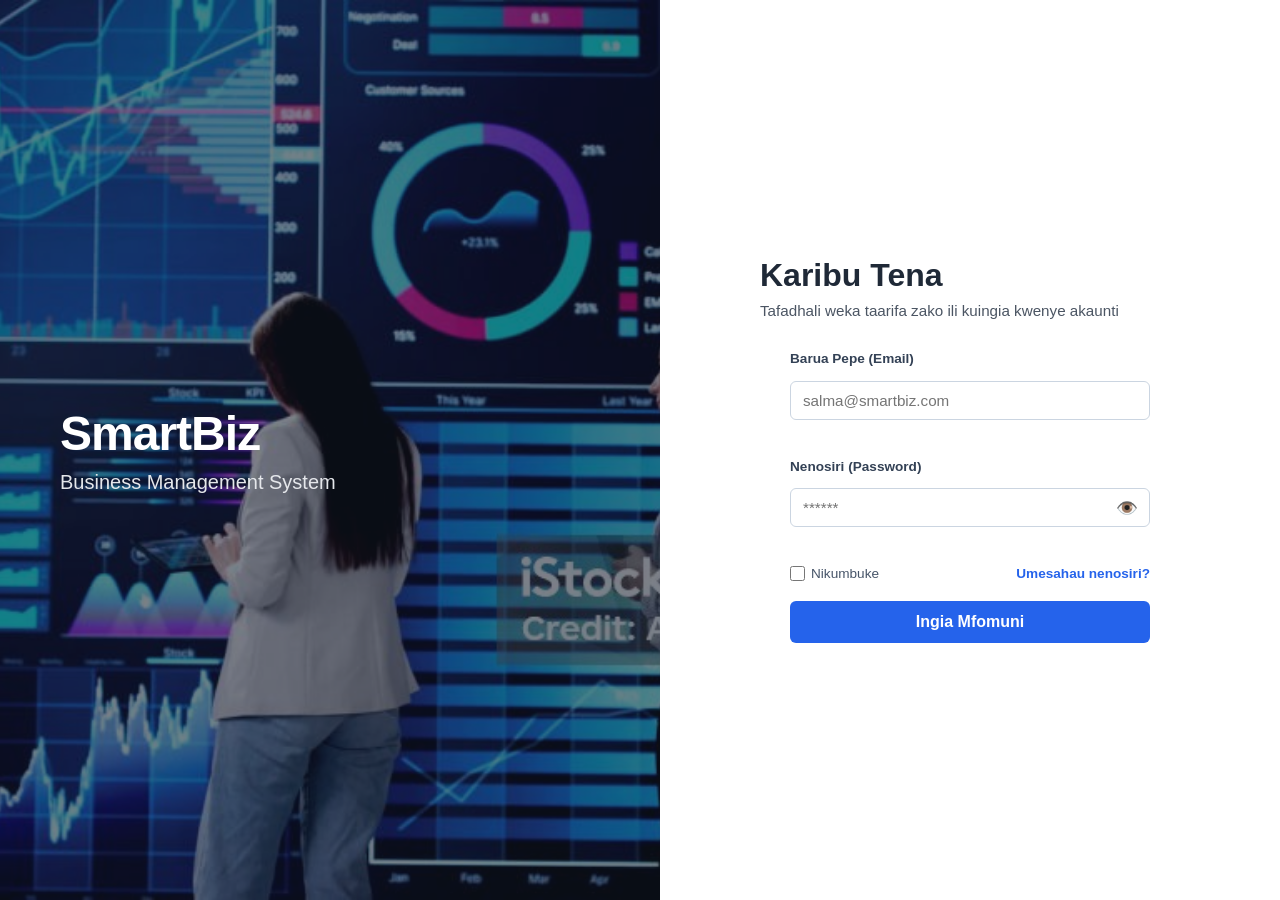
<file: frontend/index.html>
<!DOCTYPE html>
<html lang="sw">
<head>
    <meta charset="UTF-8">
    <meta name="viewport" content="width=device-width, initial-scale=1.0">
    <title>SmartBiz - Ingia Mfomuni</title>
    <!-- CSS ya Kimataifa na CSS ya Login -->
    <link rel="stylesheet" href="css/global.css">
    <link rel="stylesheet" href="css/login.css">
    <!--$env:PYTHONPATH="."; python backend/main.py-->
</head>
<body>

    <!-- Container kuu inayofanya mgawanyiko wa Kushoto na Kulia -->
    <div class="login-container">
        
        <!-- UPANDE WA KUSHOTO: Picha inayojaza eneo lote la nyuma -->
        <div class="brand-panel">
            <div class="brand-image-wrapper">
                <img id="loginIllustration" src="assets/images/login-bg.jpg" alt="SmartBiz Dashboard Preview" class="login-img">
            </div>
            <!-- Maandishi yanayoelea mbele -->
            <div class="brand-content">
                <h1 class="brand-logo">SmartBiz</h1>
                <p class="brand-subtitle">Business Management System</p>
            </div>
        </div>

        <!-- UPANDE WA KULIA: Fomu ya Kuingia -->
        <div class="form-panel">
            <div class="form-box">
                <!-- Nembo ya Simu (Inaonekana kwenye skrini ndogo tu) -->
                <div class="mobile-logo">SmartBiz</div>
                <h2>Karibu Tena</h2>
                <p class="form-desc">Tafadhali weka taarifa zako ili kuingia kwenye akaunti</p>
                
                <!-- REKEBISHO LA FOMU YA LOGIN NDANI YA index.html -->
                <form id="loginForm" style="display: flex; flex-direction: column; gap: 1.2rem; width: 100%; max-width: 360px; margin: 0 auto;">
    
                    <!-- BARUA PEPE -->
                    <div class="input-group" style="display: flex; flex-direction: column; gap: 0.4rem;">
                        <label style="font-size: 0.85rem; font-weight: 600; color: #334155;">Barua Pepe (Email)</label>
                        <input type="email" id="loginEmail" required placeholder="salma@smartbiz.com" style="padding: 10px 12px; border: 1px solid #cbd5e1; border-radius: 6px; font-size: 0.95rem; width: 100%;">
                    </div>
                
                    <!-- NENOSIRI YENYE JICHO LA SHOW/HIDE -->
                    <div class="input-group" style="display: flex; flex-direction: column; gap: 0.4rem; position: relative;">
                        <label style="font-size: 0.85rem; font-weight: 600; color: #334155;">Nenosiri (Password)</label>
                        <div style="position: relative; width: 100%;">
                            <input type="password" id="loginPassword" required placeholder="******" style="padding: 10px 40px 10px 12px; border: 1px solid #cbd5e1; border-radius: 6px; font-size: 0.95rem; width: 100%;">
                            <!-- Kitufe cha Jicho la kuangalia password -->
                            <span id="togglePasswordIcon" style="position: absolute; right: 12px; top: 50%; transform: translateY(-50%); cursor: pointer; color: #64748b; user-select: none; font-size: 1.1rem;">👁️</span>
                        </div>
                    </div>
                
                    <!-- NIKUMBUKE & UMESAHAU NENOSIRI -->
                    <div style="display: flex; justify-content: space-between; align-items: center; font-size: 0.85rem;">
                        <label style="display: flex; align-items: center; gap: 6px; color: #475569; cursor: pointer;">
                            <input type="checkbox" id="rememberMeCheck" style="cursor: pointer; width: 15px; height: 15px;"> Nikumbuke
                        </label>
                        <a href="#" id="btnForgotPassword" style="color: #2563eb; text-decoration: none; font-weight: 600;">Umesahau nenosiri?</a>
                    </div>
                
                    <button type="submit" style="background: #2563eb; color: #fff; border: none; padding: 12px; border-radius: 6px; font-size: 1rem; font-weight: 700; cursor: pointer; transition: background 0.2s;">
                        Ingia Mfomuni
                    </button>
                </form>
                
                <!-- MODAL POPUP YA UMESAHAU NENOSIRI (RESET PASSWORD POPUP) -->
                <div id="forgotPasswordModal" style="display: none; position: fixed; top: 0; left: 0; width: 100%; height: 100%; background: rgba(15, 23, 42, 0.6); backdrop-filter: blur(4px); justify-content: center; align-items: center; z-index: 9999; padding: 1rem;">
                    <div style="background: #fff; padding: 2rem; border-radius: 12px; width: 100%; max-width: 400px; box-shadow: 0 20px 25px -5px rgb(0 0 0 / 0.1);">
                        <h3 style="margin-top: 0; margin-bottom: 0.5rem; font-size: 1.25rem; color: #1e293b;">Weka Nenosiri Jipya</h3>
                        <p style="color: #64748b; font-size: 0.85rem; margin-bottom: 1.5rem;">Thibitisha barua pepe yako ili uweze kubadilisha nenosiri kwenye database.</p>
                        
                        <form id="resetPasswordForm" style="display: flex; flex-direction: column; gap: 1rem;">
                            <div class="input-group" style="display: flex; flex-direction: column; gap: 0.3rem;">
                                <label style="font-size: 0.8rem; font-weight: 600;">Barua Pepe Yako</label>
                                <input type="email" id="resetEmail" required placeholder="salma@smartbiz.com" style="padding: 10px; border: 1px solid #cbd5e1; border-radius: 6px;">
                            </div>
                            <div class="input-group" style="display: flex; flex-direction: column; gap: 0.3rem;">
                                <label style="font-size: 0.8rem; font-weight: 600;">Nenosiri Jipya</label>
                                <input type="password" id="resetNewPassword" required placeholder="******" style="padding: 10px; border: 1px solid #cbd5e1; border-radius: 6px;">
                            </div>
                            <div style="display: flex; gap: 0.5rem; margin-top: 0.5rem;">
                                <button type="button" id="btnCancelReset" style="flex: 1; padding: 10px; background: #f1f5f9; border: 1px solid #cbd5e1; border-radius: 6px; cursor: pointer; font-weight: 600;">Ghairi</button>
                                <button type="submit" style="flex: 1; padding: 10px; background: #2563eb; color: #fff; border: none; border-radius: 6px; cursor: pointer; font-weight: 700;">Hifadhi Upya</button>
                            </div>
                        </form>
                    </div>
                </div>


            </div>
        </div>

    </div> <!-- Mwisho wa login-container -->

    <!-- JavaScript kwa ajili ya kushughulikia Login -->
    <script src="js/api.js"></script>
    <script src="js/auth.js"></script>
</body>
</html>
</file>
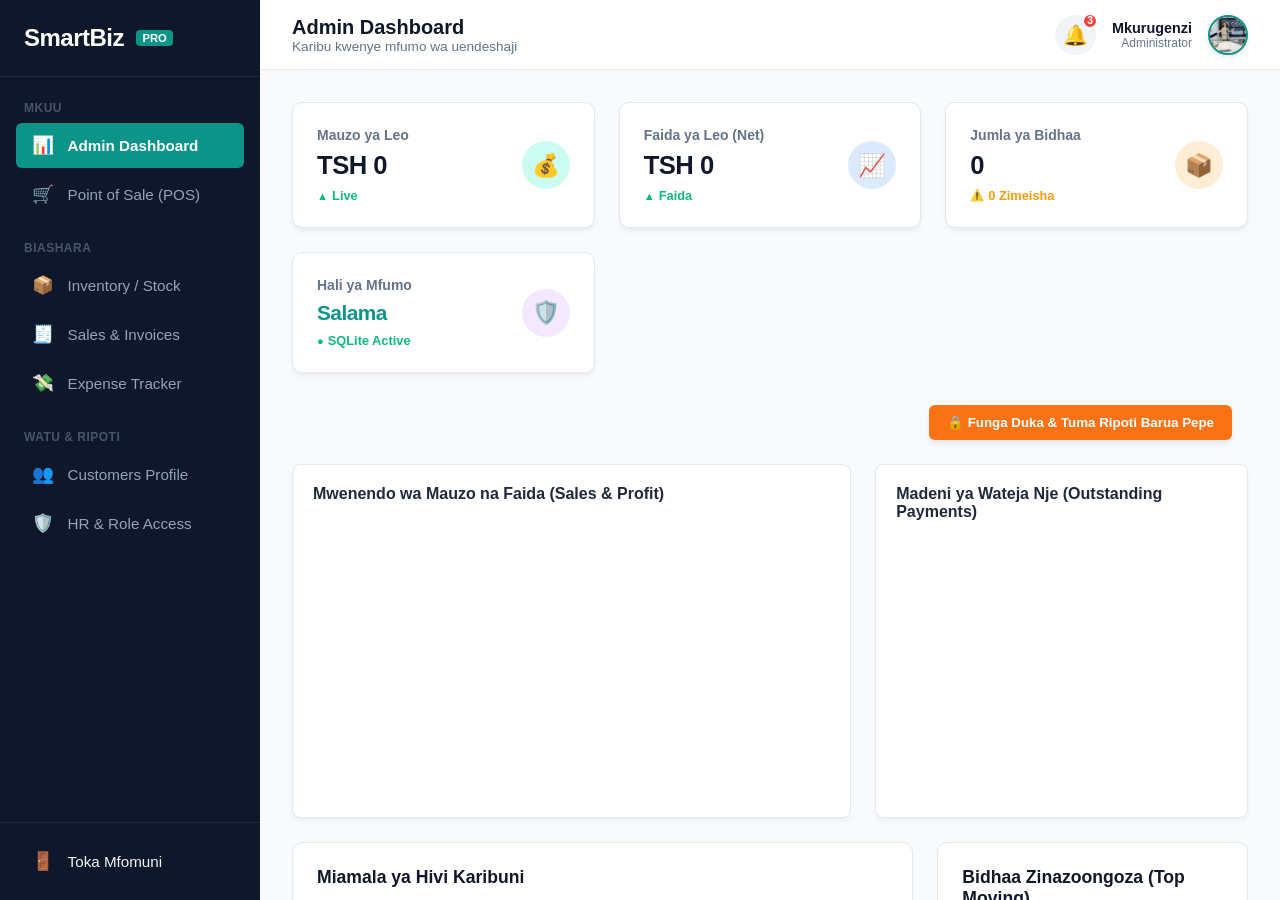
<file: frontend/dashboard.html>
<!DOCTYPE html>
<html lang="sw">
    <head>
        <meta charset="UTF-8">
        <meta name="viewport" content="width=device-width, initial-scale=1.0">
        <title>SmartBiz - Dashboard</title>
        
        <link rel="stylesheet" href="css/global.css">
        <link rel="stylesheet" href="css/dashboard.css">
        
        <!-- MPANGILIO SAHIHI WA SCRIPT ZA NDANI -->
        <script src="js/chart.js"></script> <!-- Hili lianze kwanza kabisa -->
        <script src="js/api.js" defer></script>
        <script src="js/auth.js" defer></script>
        <script src="js/router.js" defer></script>
    </head>
    
<body>

    <div class="dashboard-wrapper">
        
        <!-- ==========================================
             1. MENYU YA PEMBENI (SIDEBAR)
             ========================================== -->
        <aside class="sidebar">
            <div class="sidebar-brand">
                <h2>SmartBiz</h2>
                <span class="brand-badge">PRO</span>
            </div>

            <nav class="sidebar-menu">
                <p class="menu-category">Mkuu</p>
                <a href="#" class="menu-item active" data-page="admin-dash">
                    <span class="menu-icon">📊</span> Admin Dashboard
                </a>
                <a href="#" class="menu-item" data-page="pos">
                    <span class="menu-icon">🛒</span> Point of Sale (POS)
                </a>

                <p class="menu-category">Biashara</p>
                <a href="#" class="menu-item" data-page="inventory">
                    <span class="menu-icon">📦</span> Inventory / Stock
                </a>
                <!-- TUMECHUKUA sales-records NA KUWEKA sales ILI KULINGANA NA JAVASCRIPT -->
                <a href="#" class="menu-item" data-page="sales"> 
                    <span class="menu-icon">🧾</span> Sales & Invoices
                </a>
                <a href="#" class="menu-item" data-page="expenses">
                    <span class="menu-icon">💸</span> Expense Tracker
                </a>                
                <p class="menu-category">Watu & Ripoti</p>
                <a href="#" class="menu-item" data-page="customers">
                    <span class="menu-icon">👥</span> Customers Profile
                </a>
                <a href="#" class="menu-item" data-page="hr-staff">
                    <span class="menu-icon">🛡️</span> HR & Role Access
                </a>
            </nav>

            <div class="sidebar-footer">
                <button id="btnLogout" class="btn-logout">
                    <span class="menu-icon">🚪</span> Toka Mfomuni
                </button>
            </div>
        </aside>

        <!-- ==========================================
             2. SEHEMU KUU YA MAUDHUI (MAIN CONTENT AREA)
             ========================================== -->
             <main class="main-content">
    
                <!-- SEHEMU YA JUU (TOP NAVBAR) -->
                <header class="top-navbar">
                    <div class="page-title">
                        <h1 id="current-view-title">Admin Dashboard</h1>
                        <p id="current-view-date">Karibu kwenye mfumo wa uendeshaji</p>
                    </div>
            
                    <div class="user-profile-section">
            
                        <!-- KENGELE YA TAARIFA (NOTIFICATIONS) -->
                        <div class="notification-dropdown-wrapper">
                            <button id="btnNotification" class="btn-notification">
                                🔔
                                <span class="notification-badge">3</span>
                            </button>
                            <!-- Dirisha la taarifa litakalofunguka likibonyezwa -->
                            <div class="notification-dropdown" id="notificationDropdown">
                                <div class="dropdown-header">Taarifa Mpya</div>
                                <div class="dropdown-body">
                                    <div class="notification-item unread">
                                        <p class="notif-text"><strong>Stoki ya Chini:</strong> Bidhaa 'Maji ya Kilimanjaro' imebaki chini ya pcs 5.</p>
                                        <span class="notif-time">Dk 5 zilizopita</span>
                                    </div>
                                    <div class="notification-item unread">
                                        <p class="notif-text"><strong>Meneja:</strong> Amepitisha punguzo jipya la POS la 5%.</p>
                                        <span class="notif-time">Saa 1 lililopita</span>
                                    </div>
                                    <div class="notification-item">
                                        <p class="notif-text"><strong>Mfumo:</strong> Backup ya hifadhidata imekamilika vizuri.</p>
                                        <span class="notif-time">Jana</span>
                                    </div>
                                </div>
                            </div>
                        </div>
                    
                        <!-- MAELEZO YA MTUMIAJI (ADMIN DETAILS) -->
                        <div class="user-info">
                            <span class="user-name">Juma Shabaan</span>
                            <span class="user-role">Administrator</span>
                        </div>
            
                        <!-- REKEBISHO KUU: Hapa ndipo picha ya wasifu inapokaa kitaalamu ndani ya Navbar -->
                        <div class="user-avatar" style="width: 40px; height: 40px; border-radius: 50%; overflow: hidden; border: 2px solid #0d9488; display: flex; justify-content: center; align-items: center; box-shadow: 0 2px 4px rgba(0,0,0,0.1);">
                            <img src="assets/images/istockphoto-2243953002-1024x1024.jpg" alt="Profile" style="width: 100%; height: 100%; object-fit: cover;">
                        </div>
            
                    </div>
                </header>
            
                <!-- SEHEMU INAYOBADILIKA (DYNAMIC VIEW CONTAINER) -->
                <section id="dynamic-content-view" class="view-container">
                    
                    <!-- Chombo kikuu kinachopokea Kadi, Grafu, na SQLite data kutoka router.js kiotomatiki -->
                    <div id="dynamic-view-container">
                        <p style="text-align: center; color: #64748b; padding: 2rem;">Inapakia mfumo mkuu wa grafu na takwimu kutoka database...</p>
                    </div>
            
                </section>
            
            </main>
            

    </div>
</body>
</html>
</file>
<file: frontend/css/global.css>
:root {
    /* Color Palette */
    --bg-primary: #0f172a;      /* Dark slate sidebar */
    --bg-secondary: #1e293b;    /* Highlighted item background */
    --accent-teal: #0d9488;     /* Bright corporate brand teal */
    --accent-teal-hover: #0f766e;
    --bg-light: #f8fafc;        /* Soft main background body */
    --text-dark: #1e293b;       /* Prominent header typography */
    --text-muted: #64748b;      /* Captions and labels */
    
    /* Layout Frameworks */
    --sidebar-width: 260px;
    --border-radius: 8px;
}

* {
    margin: 0;
    padding: 0;
    box-sizing: border-box;
    font-family: 'Segoe UI', Tahoma, Geneva, Verdana, sans-serif;
}

body {
    background-color: var(--bg-light);
    color: var(--text-dark);
}
</file>
<file: frontend/css/login.css>
/* ==========================================
   GLOBAL STYLES (css/global.css)
   ========================================== */
   :root {
    --primary-color: #2563eb;
    --primary-hover: #1d4ed8;
    --text-main: #1f2937;
    --text-muted: #4b5563;
    --bg-light: #f3f4f6;
    --white: #ffffff;
    --border-color: #d1d5db;
    --radius: 8px;
    --transition: all 0.3s ease;
}

* {
    margin: 0;
    padding: 0;
    box-sizing: border-box;
    font-family: 'Segoe UI', Roboto, Helvetica, Arial, sans-serif;
}

body {
    background-color: var(--bg-light);
    color: var(--text-main);
    min-height: 100vh;
    display: flex;
    align-items: center;
    justify-content: center;
}

/* Container Kuu ya Login (Inayounganisha Kushoto na Kulia) */
.login-container {
    display: flex;
    width: 100%;
    min-height: 100vh;
    background-color: var(--white);
    overflow: hidden;
}

/* ==========================================
   LOGIN STYLES (css/login.css)
   ========================================== */

/* UPANDE WA KUSHOTO: Brand & Image */
.brand-panel {
    flex: 1;
    position: relative;
    display: flex;
    flex-direction: column;
    justify-content: center;
    align-items: flex-start;
    padding: 60px;
    color: var(--white);
    background-color: #111827; /* Rangi ya nyuma ikiwa picha inachelewa kuload */
}

.brand-image-wrapper {
    position: absolute;
    top: 0;
    left: 0;
    width: 100%;
    height: 100%;
    z-index: 1;
}

.login-img {
    width: 100%;
    height: 100%;
    object-fit: cover;
    opacity: 0.45; /* Inafanya picha iwe giza kidogo ili maandishi yasomeke */
}

.brand-content {
    position: relative;
    z-index: 2;
    max-width: 500px;
}

.brand-logo {
    font-size: 3rem;
    font-weight: 800;
    letter-spacing: -1px;
    margin-bottom: 10px;
}

.brand-subtitle {
    font-size: 1.25rem;
    color: #e5e7eb;
    font-weight: 400;
}

/* UPANDE WA KULIA: Fomu ya Kuingia */
.form-panel {
    flex: 1;
    display: flex;
    align-items: center;
    justify-content: center;
    padding: 40px;
    background-color: var(--white);
}

.form-box {
    width: 100%;
    max-width: 420px;
}

.mobile-logo {
    display: none; /* Inafichwa kwenye kompyuta */
    font-size: 2rem;
    font-weight: 800;
    color: var(--primary-color);
    margin-bottom: 20px;
}

h2 {
    font-size: 2rem;
    font-weight: 700;
    color: var(--text-main);
    margin-bottom: 8px;
}

.form-desc {
    color: var(--text-muted);
    font-size: 0.95rem;
    margin-bottom: 32px;
}

/* Mitindo ya Vitu vya Ndani ya Fomu */
.input-group {
    margin-bottom: 20px;
}

.input-group label {
    display: block;
    font-size: 0.875rem;
    font-weight: 600;
    color: var(--text-main);
    margin-bottom: 8px;
}

.input-group input {
    width: 100%;
    padding: 12px 16px;
    font-size: 1rem;
    border: 1px solid var(--border-color);
    border-radius: var(--radius);
    outline: none;
    transition: var(--transition);
}

.input-group input:focus {
    border-color: var(--primary-color);
    box-shadow: 0 0 0 4px rgba(37, 99, 235, 0.1);
}

/* Chaguzi za Fomu (Nikumbuke & Umesahau nenosiri) */
.form-options {
    display: flex;
    justify-content: space-between;
    align-items: center;
    font-size: 0.875rem;
    margin-bottom: 24px;
}

.remember-me {
    display: flex;
    align-items: center;
    gap: 8px;
    cursor: pointer;
    color: var(--text-muted);
}

.remember-me input {
    width: 16px;
    height: 16px;
    accent-color: var(--primary-color);
}

.forgot-link {
    color: var(--primary-color);
    text-decoration: none;
    font-weight: 500;
}

.forgot-link:hover {
    text-decoration: underline;
}

/* Kitufe cha Login */
.btn-login {
    width: 100%;
    padding: 14px;
    background-color: var(--primary-color);
    color: var(--white);
    border: none;
    border-radius: var(--radius);
    font-size: 1rem;
    font-weight: 600;
    cursor: pointer;
    transition: var(--transition);
}

.btn-login:hover {
    background-color: var(--primary-hover);
}

/* ==========================================
   RESPONSIVE DESIGN (Kwa ajili ya Simu)
   ========================================== */
@media (max-width: 968px) {
    .login-container {
        flex-direction: column;
    }

    .brand-panel {
        display: none; /* Inaficha upande wa picha kwenye simu */
    }

    .form-panel {
        padding: 40px 20px;
    }

    .mobile-logo {
        display: block; /* Inafungua nembo ya simu */
    }
}
</file>
<file: frontend/css/dashboard.css>
/* ==========================================================================
   SMARTBIZ - PRODUCTION DASHBOARD SHELL CSS
   ========================================================================== */

   * {
    margin: 0;
    padding: 0;
    box-sizing: border-box;
}

body {
    font-family: 'Segoe UI', Tahoma, Geneva, Verdana, sans-serif;
    background-color: #f8fafc; /* Rangi ya kijivu hafifu ya nyuma kama ya picha yako */
    color: #1e293b;
    overflow-x: hidden;
}

/* Muundo wa mzazi unaoshikilia Sidebar na Content */
.dashboard-wrapper {
    display: flex;
    width: 100vw;
    height: 100vh;
    overflow: hidden;
}

/* ==========================================================================
   1. STYLES ZA MENYU YA PEMBENI (SIDEBAR)
   ========================================================================== */
.sidebar {
    width: 260px;
    height: 100vh;
    background-color: #0f172a; /* Rangi ya giza thabiti kutoka kwenye picha yako */
    color: #94a3b8;
    display: flex;
    flex-direction: column;
    flex-shrink: 0;
}

.sidebar-brand {
    padding: 1.5rem;
    display: flex;
    align-items: center;
    gap: 0.75rem;
    border-bottom: 1px solid #1e293b;
}

.sidebar-brand h2 {
    color: #ffffff;
    font-size: 1.5rem;
    font-weight: 800;
    letter-spacing: -0.5px;
}

.brand-badge {
    background-color: #0d9488; /* Teal badge */
    color: #ffffff;
    font-size: 0.7rem;
    font-weight: 700;
    padding: 0.15rem 0.4rem;
    border-radius: 4px;
}

.sidebar-menu {
    flex: 1;
    padding: 1.5rem 1rem;
    overflow-y: auto;
}

.menu-category {
    font-size: 0.75rem;
    font-weight: 700;
    text-transform: uppercase;
    color: #475569;
    margin: 1.5rem 0 0.5rem 0.5rem;
    letter-spacing: 0.5px;
}

.menu-category:first-child {
    margin-top: 0;
}

.menu-item {
    display: flex;
    align-items: center;
    gap: 0.85rem;
    padding: 0.75rem 1rem;
    color: #94a3b8;
    text-decoration: none;
    font-size: 0.95rem;
    font-weight: 500;
    border-radius: 6px;
    margin-bottom: 0.25rem;
    transition: all 0.2s ease;
}

.menu-item:hover {
    background-color: #1e293b;
    color: #ffffff;
}

/* Muonekano wa menyu iliyochaguliwa (Active State) */
.menu-item.active {
    background-color: #0d9488; /* Inabadilika kuwa Teal kama ya picha yako */
    color: #ffffff;
    font-weight: 600;
}

.menu-icon {
    font-size: 1.1rem;
}

.sidebar-footer {
    padding: 1rem;
    border-top: 1px solid #1e293b;
}

.btn-logout {
    width: 100%;
    display: flex;
    align-items: center;
    gap: 0.85rem;
    padding: 0.75rem 1rem;
    background: transparent;
    border: none;
    color: #f1f5f9;
    font-size: 0.95rem;
    font-weight: 500;
    text-align: left;
    cursor: pointer;
    border-radius: 6px;
    transition: background-color 0.2s ease;
}

.btn-logout:hover {
    background-color: #ef4444; /* Rangi nyekundu mtumiaji akitaka kutoka */
}

/* ==========================================================================
   2. STYLES ZA SEHEMU KUU (MAIN CONTENT AREA)
   ========================================================================== */
.main-content {
    flex: 1;
    height: 100vh;
    display: flex;
    flex-direction: column;
    overflow: hidden;
}

/* Sehemu ya juu (Top Navbar) */
.top-navbar {
    height: 70px;
    background-color: #ffffff;
    border-bottom: 1px solid #e2e8f0;
    display: flex;
    justify-content: space-between;
    align-items: center;
    padding: 0 2rem;
    flex-shrink: 0;
}

.page-title h1 {
    font-size: 1.25rem;
    color: #0f172a;
    font-weight: 700;
}

.page-title p {
    font-size: 0.85rem;
    color: #64748b;
}

/* Profile ya Mtumiaji Juu Kulia */
.user-profile-section {
    display: flex;
    align-items: center;
    gap: 1rem;
}

.user-info {
    display: flex;
    flex-direction: column;
    text-align: right;
}

.user-name {
    font-size: 0.9rem;
    font-weight: 600;
    color: #0f172a;
}

.user-role {
    font-size: 0.75rem;
    color: #64748b;
}

.user-avatar {
    width: 40px;
    height: 40px;
    border-radius: 50%;
    overflow: hidden;
    border: 2px solid #e2e8f0;
}

.user-avatar img {
    width: 100%;
    height: 100%;
    object-fit: cover;
}

/* Sehemu ya ndani ya kupachika maudhui (View Container) */
.view-container {
    flex: 1;
    padding: 2rem;
    overflow-y: auto;
}

/* Kadi ya mfano (Placeholder) */
.placeholder-card {
    background-color: #ffffff;
    border: 1px solid #e2e8f0;
    border-radius: 8px;
    padding: 3rem;
    text-align: center;
    max-width: 600px;
    margin: 4rem auto 0 auto;
    box-shadow: 0 1px 3px rgba(0,0,0,0.05);
}

.placeholder-card h3 {
    font-size: 1.5rem;
    color: #0f172a;
    margin-bottom: 0.75rem;
}

.placeholder-card p {
    color: #64748b;
    line-height: 1.6;
}
/* ==========================================================================
   MAKADI YA TAKWIMU (METRIC CARDS ARCHITECTURE)
   ========================================================================== */

/* Grid inayoshikilia kadi zote nne */
.metrics-grid {
    display: grid;
    grid-template-columns: repeat(auto-fit, minmax(240px, 1fr));
    gap: 1.5rem;
    width: 100%;
    margin-bottom: 2rem;
}

/* Muundo wa Kadi Moja */
.metric-card {
    background-color: #ffffff;
    border: 1px solid #e2e8f0;
    border-radius: 10px;
    padding: 1.5rem;
    display: flex;
    justify-content: space-between;
    align-items: center;
    box-shadow: 0 4px 6px -1px rgba(0, 0, 0, 0.05), 0 2px 4px -1px rgba(0, 0, 0, 0.03);
    transition: transform 0.2s ease, box-shadow 0.2s ease;
}

.metric-card:hover {
    transform: translateY(-3px);
    box-shadow: 0 10px 15px -3px rgba(0, 0, 0, 0.05), 0 4px 6px -2px rgba(0, 0, 0, 0.05);
}

/* Taarifa za ndani ya kadi */
.card-details {
    display: flex;
    flex-direction: column;
}

.card-title {
    font-size: 0.875rem;
    font-weight: 600;
    color: #64748b; /* Rangi ya kijivu iliyofifia kwa ajili ya vichwa vya habari vidogo */
    margin-bottom: 0.5rem;
}

.card-value {
    font-size: 1.6rem;
    font-weight: 700;
    color: #0f172a; /* Rangi ya giza iliyokozwa */
    margin-bottom: 0.5rem;
    letter-spacing: -0.5px;
}

/* Mienendo ya biashara (Asilimia za kupanda na kushuka) */
.card-trend {
    font-size: 0.8rem;
    font-weight: 600;
    display: flex;
    align-items: center;
    gap: 0.25rem;
}

.card-trend.up {
    color: #10b981; /* Rangi ya Kijani kwa biashara inayokuwa */
}

.card-trend.down {
    color: #ef4444; /* Rangi Nyekundu kwa biashara inayoshuka */
}

.card-trend.warning {
    color: #f59e0b; /* Rangi ya Njano/Chungwa kwa tahadhari */
}

.trend-text {
    color: #94a3b8;
    font-weight: 400;
}

.trend-icon {
    font-size: 0.7rem;
}

/* Maeneo ya Icons na Rangi zake za Nyuma */
.card-icon {
    width: 48px;
    height: 48px;
    border-radius: 50%;
    display: flex;
    justify-content: center;
    align-items: center;
    font-size: 1.4rem;
}

/* Rangi laini za nyuma (Background Tones) kwa ajili ya icons */
.bg-teal-light { background-color: #ccfbf1; }
.bg-blue-light { background-color: #dbeafe; }
.bg-orange-light { background-color: #ffedd5; }
.bg-purple-light { background-color: #f3e8ff; }


/* ==========================================================================
   KENGELE YA NOTIFICATION & DROPDOWN STYLES
   ========================================================================== */
   .notification-dropdown-wrapper {
    position: relative;
}

.btn-notification {
    background: #f1f5f9;
    border: none;
    font-size: 1.25rem;
    padding: 0.5rem;
    border-radius: 50%;
    cursor: pointer;
    position: relative;
    transition: background 0.2s ease;
}

.btn-notification:hover {
    background: #e2e8f0;
}

.notification-badge {
    position: absolute;
    top: -2px;
    right: -2px;
    background-color: #ef4444; /* Badji nyekundu */
    color: white;
    font-size: 0.65rem;
    font-weight: 700;
    min-width: 16px;
    height: 16px;
    border-radius: 50%;
    display: flex;
    justify-content: center;
    align-items: center;
    border: 2px solid white;
}

/* Dirisha la notification (Linalofichwa hadi libonyezwe) */
.notification-dropdown {
    display: none; /* Inadhibitiwa na JS kufunguka */
    position: absolute;
    right: 0;
    top: 45px;
    width: 320px;
    background: white;
    border: 1px solid #e2e8f0;
    border-radius: 8px;
    box-shadow: 0 10px 15px -3px rgba(0,0,0,0.1);
    z-index: 100;
}

/* Likipata darasa la 'show' kupitia JS litaonekana */
.notification-dropdown.show {
    display: block;
}

.dropdown-header {
    padding: 0.75rem 1rem;
    font-weight: 700;
    border-bottom: 1px solid #e2e8f0;
    color: #0f172a;
}

.notification-item {
    padding: 0.75rem 1rem;
    border-bottom: 1px solid #f1f5f9;
    font-size: 0.85rem;
}

.notification-item.unread {
    background-color: #f0fdfa; /* Rangi ya teal hafifu kwa ujumbe mpya */
}

.notif-text {
    color: #334155;
    margin-bottom: 0.25rem;
}

.notif-time {
    font-size: 0.75rem;
    color: #94a3b8;
}

/* ==========================================================================
   DATA GRID (TABLE & TOP PRODUCTS LAYOUT)
   ========================================================================== */
.dashboard-data-grid {
    display: grid;
    grid-template-columns: 2fr 1fr; /* Kushoto ni kubwa (2x), Kulia ni ndogo (1x) */
    gap: 1.5rem;
    width: 100%;
}

.data-card {
    background: white;
    border: 1px solid #e2e8f0;
    border-radius: 10px;
    padding: 1.5rem;
    box-shadow: 0 1px 3px rgba(0,0,0,0.02);
}

.card-header {
    display: flex;
    justify-content: space-between;
    align-items: center;
    margin-bottom: 1.25rem;
}

.card-header h3 {
    font-size: 1.1rem;
    color: #0f172a;
    font-weight: 700;
}

.view-all-link {
    font-size: 0.85rem;
    color: #0d9488;
    text-decoration: none;
    font-weight: 600;
}

.view-all-link:hover {
    text-decoration: underline;
}

/* Mfumo wa Jedwali (Table) */
.table-responsive {
    width: 100%;
    overflow-x: auto;
}

.data-table {
    width: 100%;
    border-collapse: collapse;
    text-align: left;
    font-size: 0.9rem;
}

.data-table th {
    padding: 0.75rem 1rem;
    background-color: #f8fafc;
    color: #475569;
    font-weight: 600;
    border-bottom: 1px solid #e2e8f0;
}

.data-table td {
    padding: 1rem;
    border-bottom: 1px solid #f1f5f9;
    color: #334155;
}

/* Hali ya Malipo Badges */
.status-badge {
    padding: 0.25rem 0.5rem;
    border-radius: 4px;
    font-size: 0.75rem;
    font-weight: 600;
}

.status-badge.success {
    background-color: #d1fae5;
    color: #065f46;
}

.status-badge.pending {
    background-color: #fef3c7;
    color: #92400e;
}

/* Orodha ya Bidhaa Zinazoongoza (Top Products) */
.top-products-list {
    display: flex;
    flex-direction: column;
    gap: 1rem;
}

.product-item {
    display: flex;
    justify-content: space-between;
    align-items: center;
    padding-bottom: 0.75rem;
    border-bottom: 1px solid #f1f5f9;
}

.product-item:last-child {
    border-bottom: none;
    padding-bottom: 0;
}

.prod-info {
    display: flex;
    flex-direction: column;
}

.prod-name {
    font-size: 0.9rem;
    font-weight: 600;
    color: #1e293b;
}

.prod-sales {
    font-size: 0.75rem;
    color: #64748b;
}

.prod-amount {
    font-size: 0.9rem;
    font-weight: 700;
    color: #0f172a;
}

/* Responsive kwa ajili ya Table na Products kushuka chini kwenye skrini ndogo */
@media (max-width: 1024px) {
    .dashboard-data-grid {
        grid-template-columns: 1fr;
    }
}
/* Mitindo ya Msingi ya POS Layout */
.pos-container {
    display: grid;
    grid-template-columns: 2fr 1.2fr;
    gap: 1.5rem;
    height: 100%;
}
.pos-products-panel, .pos-cart-panel {
    background: white;
    border: 1px solid #e2e8f0;
    border-radius: 8px;
    padding: 1.5rem;
}
.pos-search-input {
    width: 100%;
    padding: 0.75rem 1rem;
    border: 1px solid #cbd5e1;
    border-radius: 6px;
    font-size: 0.95rem;
    outline: none;
}
.pos-search-input:focus {
    border-color: #0d9488;
}


/* ==========================================================================
   SMARTBIZ - POINT OF SALE (POS) FULL ARCHITECTURE
   ========================================================================== */

   .pos-layout-container {
    display: grid;
    grid-template-columns: 1.8fr 1.2fr; /* Uwiano kamili wa Skrini */
    gap: 1.5rem;
    height: calc(100vh - 120px);
}

/* Sehemu ya Gridi ya Bidhaa */
.pos-products-section {
    display: flex;
    flex-direction: column;
    gap: 1rem;
    overflow-y: auto;
    padding-right: 0.5rem;
}

.pos-filter-bar {
    display: flex;
    gap: 1rem;
}

.pos-search-field {
    flex: 1;
    padding: 0.75rem 1rem;
    border: 1px solid #cbd5e1;
    border-radius: 8px;
    outline: none;
    font-size: 0.95rem;
}

.pos-search-field:focus {
    border-color: #0d9488;
}

.pos-category-select {
    padding: 0.75rem 1rem;
    border: 1px solid #cbd5e1;
    border-radius: 8px;
    background: white;
    outline: none;
}

.products-invoice-grid {
    display: grid;
    grid-template-columns: repeat(auto-fill, minmax(160px, 1fr));
    gap: 1rem;
}

/* Kadi ya Bidhaa (Product Card) */
.pos-product-card {
    background: white;
    border: 1px solid #e2e8f0;
    border-radius: 8px;
    overflow: hidden;
    cursor: pointer;
    box-shadow: 0 1px 3px rgba(0,0,0,0.02);
    transition: all 0.2s ease;
}

.pos-product-card:hover {
    transform: translateY(-2px);
    border-color: #0d9488;
    box-shadow: 0 4px 6px -1px rgba(0,0,0,0.05);
}

.pos-prod-img-box {
    position: relative;
    width: 100%;
    height: 110px;
    background: #f1f5f9;
}

.pos-prod-img-box img {
    width: 100%;
    height: 100%;
    object-fit: cover;
}

.pos-stock-tag {
    position: absolute;
    bottom: 6px;
    right: 6px;
    background: rgba(15, 23, 42, 0.75);
    color: white;
    font-size: 0.7rem;
    font-weight: 600;
    padding: 0.15rem 0.35rem;
    border-radius: 4px;
}

.pos-stock-tag.warning {
    background: #ef4444; /* Nyekundu kama stoki ni ndogo */
}

.pos-prod-details {
    padding: 0.75rem;
}

.pos-prod-details h4 {
    font-size: 0.85rem;
    color: #1e293b;
    margin-bottom: 0.25rem;
    white-space: nowrap;
    overflow: hidden;
    text-overflow: ellipsis;
}

.pos-prod-price {
    font-size: 0.9rem;
    font-weight: 700;
    color: #0d9488;
}

/* ==========================================================================
   UPANDE WA TOROLI (CART PANEL)
   ========================================================================== */
.pos-cart-section {
    background: white;
    border: 1px solid #e2e8f0;
    border-radius: 10px;
    display: flex;
    flex-direction: column;
    padding: 1.25rem;
    height: 100%;
    box-shadow: 0 1px 3px rgba(0,0,0,0.02);
}

.cart-header-title {
    display: flex;
    justify-content: space-between;
    align-items: center;
    border-bottom: 1px solid #f1f5f9;
    padding-bottom: 0.75rem;
    margin-bottom: 1rem;
}

.btn-clear-cart {
    background: transparent;
    border: none;
    color: #ef4444;
    font-weight: 600;
    font-size: 0.85rem;
    cursor: pointer;
}

.cart-items-list {
    flex: 1;
    overflow-y: auto;
    margin-bottom: 1rem;
}

.cart-empty-state {
    text-align: center;
    color: #94a3b8;
    padding: 3rem 1rem;
}

.cart-empty-state span {
    font-size: 2.5rem;
    display: block;
    margin-bottom: 0.5rem;
}

/* Safu ya Bidhaa Moja Ndani ya Toroli */
.cart-item-row {
    display: flex;
    align-items: center;
    justify-content: space-between;
    padding: 0.75rem 0;
    border-bottom: 1px solid #f1f5f9;
    font-size: 0.85rem;
}

.cart-item-info {
    flex: 1.2;
}

.cart-item-info h4 {
    color: #1e293b;
    font-weight: 600;
    margin-bottom: 0.15rem;
}

.cart-item-info p {
    color: #64748b;
}

.cart-item-actions {
    display: flex;
    align-items: center;
    gap: 0.5rem;
    flex: 1;
    justify-content: center;
}

.cart-item-actions button {
    width: 26px;
    height: 26px;
    border-radius: 4px;
    border: 1px solid #cbd5e1;
    background: #f8fafc;
    cursor: pointer;
    font-weight: 600;
}

.item-qty-value {
    font-weight: 700;
    color: #0f172a;
    min-width: 20px;
    text-align: center;
}

.cart-item-total-price {
    font-weight: 700;
    color: #0f172a;
    flex: 0.8;
    text-align: right;
}

/* Kikokotoo cha Chini (Totals Box) */
.cart-summary-box {
    border-top: 2px dashed #e2e8f0;
    padding-top: 1rem;
    background: #f8fafc;
    margin: 0 -1.25rem -1.25rem -1.25rem;
    padding: 1.25rem;
    border-bottom-left-radius: 10px;
    border-bottom-right-radius: 10px;
}

.summary-line {
    display: flex;
    justify-content: space-between;
    font-size: 0.9rem;
    color: #475569;
    margin-bottom: 0.5rem;
    align-items: center;
}

.pos-summary-input {
    width: 80px;
    padding: 0.25rem 0.5rem;
    border: 1px solid #cbd5e1;
    border-radius: 4px;
    text-align: right;
    font-weight: 600;
}

.total-line {
    font-size: 1.25rem;
    font-weight: 800;
    color: #0f172a;
    border-top: 1px solid #e2e8f0;
    padding-top: 0.75rem;
    margin-top: 0.75rem;
    margin-bottom: 1rem;
}

.btn-checkout-pay {
    width: 100%;
    padding: 0.9rem;
    background: #0d9488;
    color: white;
    border: none;
    border-radius: 8px;
    font-size: 1rem;
    font-weight: 700;
    cursor: pointer;
    transition: background 0.2s ease;
}

.btn-checkout-pay:hover {
    background: #0f766e;
}

/* Muundo wa Simu/Tablet */
@media (max-width: 1024px) {
    .pos-layout-container {
        grid-template-columns: 1fr;
        height: auto;
    }
}
</file>
